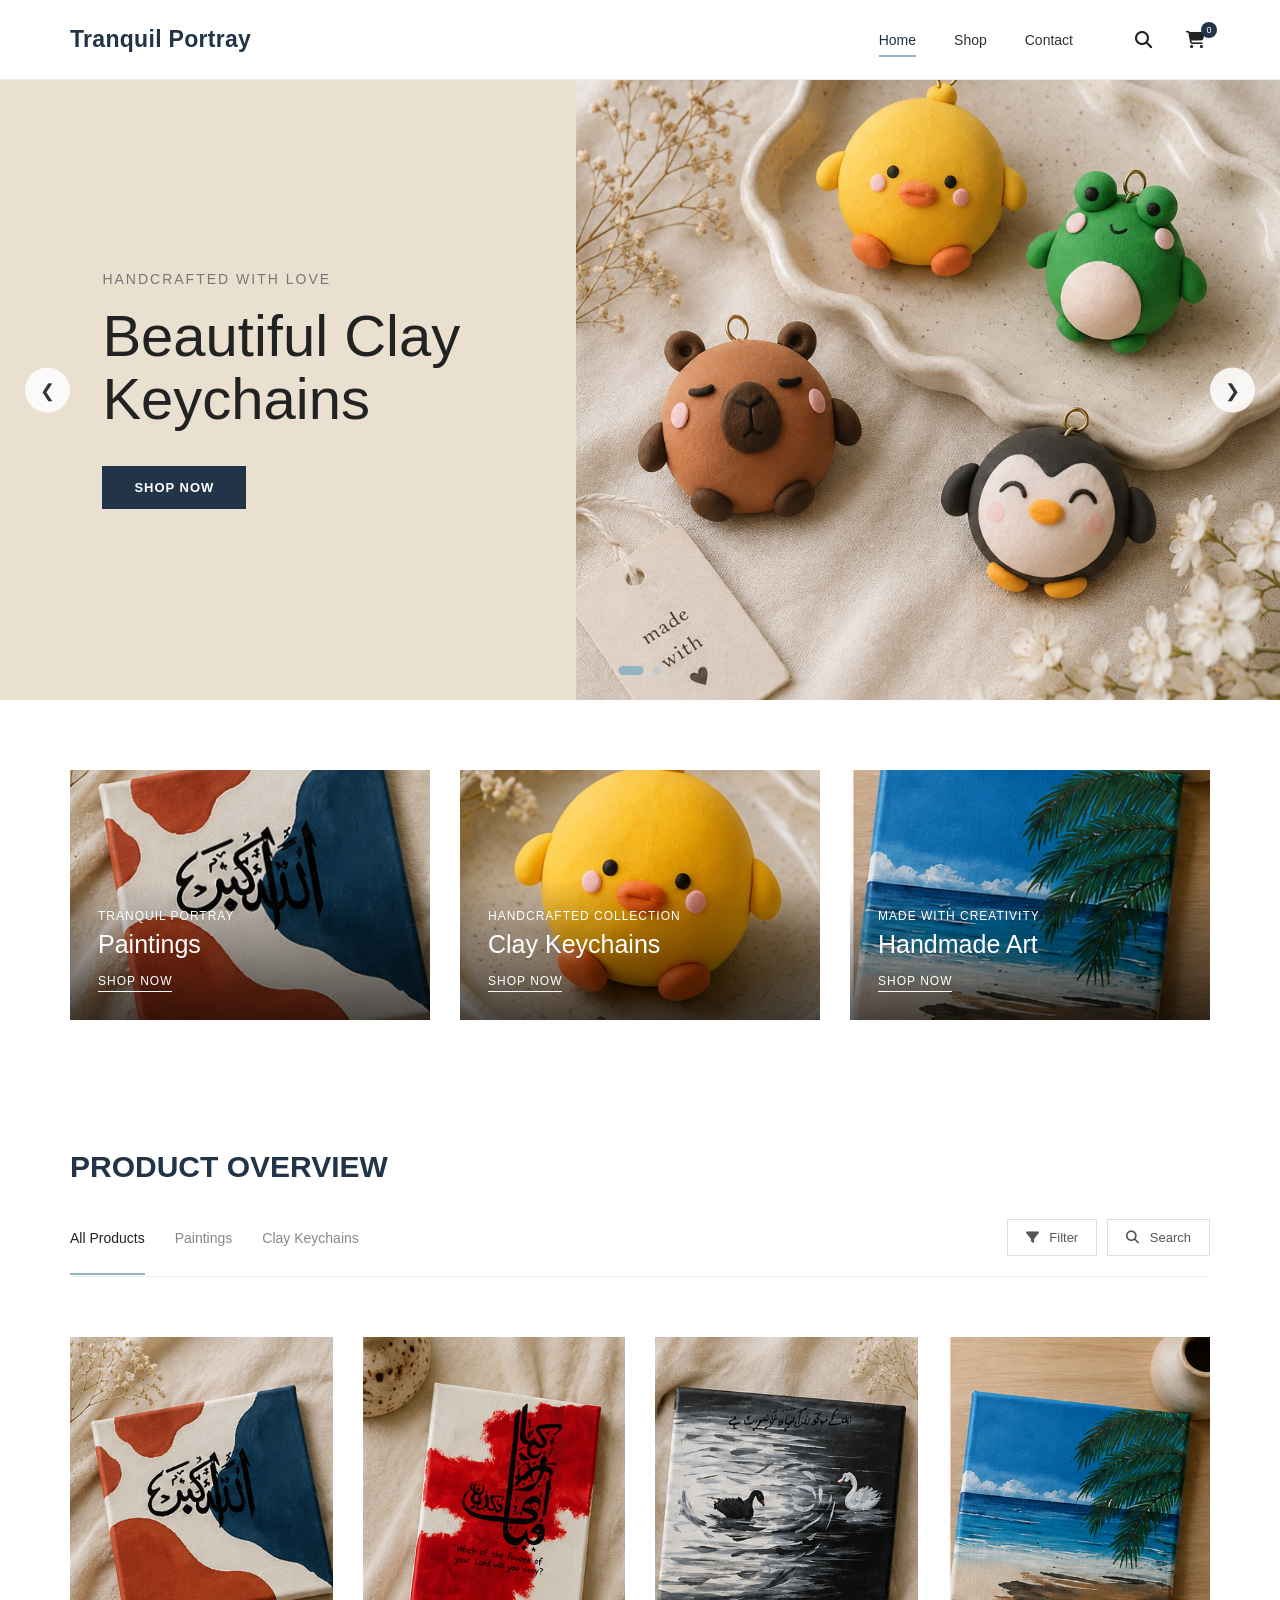
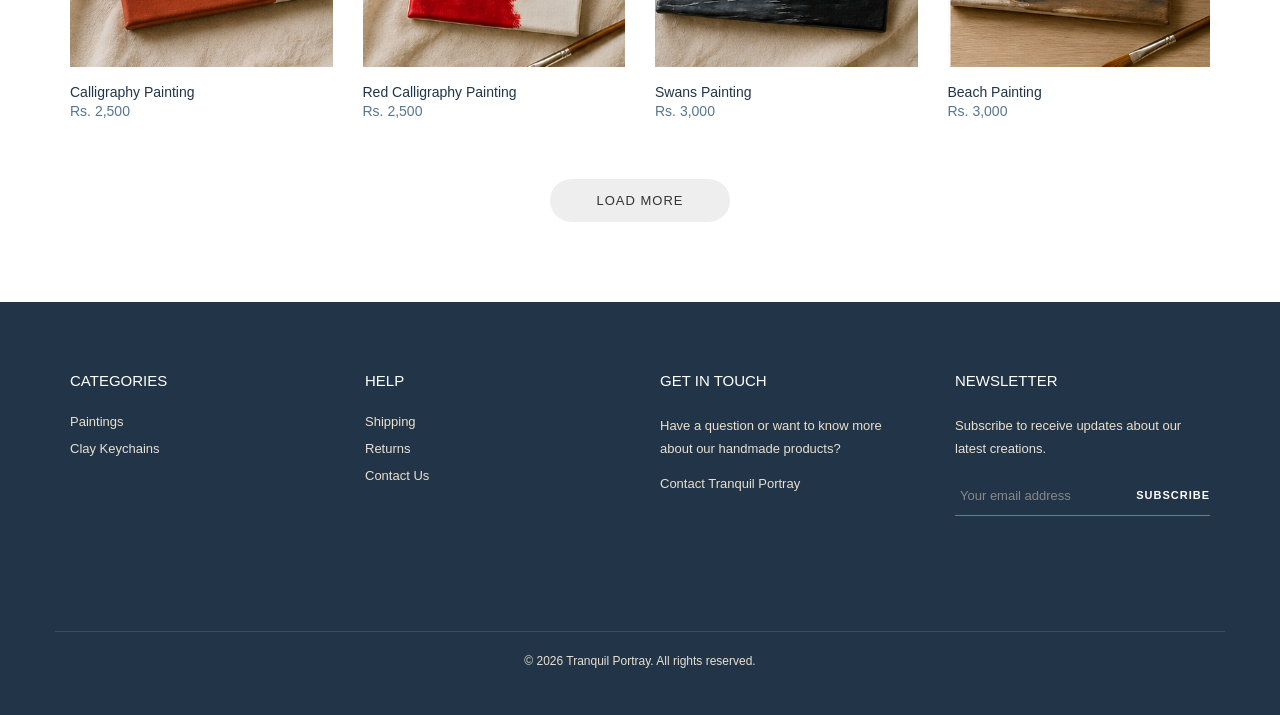
<file: index.html>
<!DOCTYPE html>
<html lang="en">

<head>
    <meta charset="UTF-8">
    <meta name="viewport" content="width=device-width, initial-scale=1.0">

    <title>Tranquil Portray</title>

    <link rel="stylesheet" href="style.css">

    <!-- Font Awesome for icons -->
    <link rel="stylesheet" href="https://cdnjs.cloudflare.com/ajax/libs/font-awesome/6.5.2/css/all.min.css">
</head>

<body>

    <!-- HEADER -->
    <header class="main-header">

        <div class="header-container">

            <!-- Logo -->
            <a href="index.html" class="logo">
                Tranquil Portray
            </a>

            <!-- Navigation -->
            <nav class="main-nav">
                <div class="mobile-menu-header">
                    <span>MENU</span>

                    <button class="mobile-menu-close" aria-label="Close menu">
                        &times;
                    </button>
                </div>
                <a href="index.html" class="active">Home</a>
                <a href="shop.html">Shop</a>
                <a href="contact.html">Contact</a>
            </nav>

            <!-- Header Icons -->
            <div class="header-actions">

                <button class="header-icon" aria-label="Search">
                    <i class="fa-solid fa-magnifying-glass"></i>
                </button>

                <button class="header-icon" aria-label="Shopping cart">
                    <i class="fa-solid fa-cart-shopping"></i>
                    <span class="cart-count">0</span>
                </button>
                <button class="menu-toggle" aria-label="Open menu">
                    <i class="fa-solid fa-bars"></i>
                </button>

            </div>

        </div>

    </header>


    <!-- HERO SLIDER -->
    <section class="hero">

        <!-- Slide 1 -->
        <div class="hero-slide active">

            <div class="hero-content">
                <p class="hero-small-text">Handcrafted with love</p>

                <h1>Beautiful Clay<br>Keychains</h1>

                <a href="shop.html" class="hero-button">
                    Shop Now
                </a>
            </div>

            <div class="hero-image">
                <img src="images/keychains.jpg.png" alt="Handcrafted clay keychains">
            </div>

        </div>


        <!-- Slide 2 -->
        <div class="hero-slide">

            <div class="hero-content">
                <p class="hero-small-text">Art made with meaning</p>

                <h1>Original<br>Paintings</h1>

                <a href="shop.html" class="hero-button">
                    Shop Now
                </a>
            </div>

            <div class="hero-image">
                <img src="images/paintings.jpg.png" alt="Original paintings">
            </div>

        </div>


        <!-- Slider Controls -->
        <button class="hero-arrow hero-prev" aria-label="Previous slide">
            &#10094;
        </button>

        <button class="hero-arrow hero-next" aria-label="Next slide">
            &#10095;
        </button>


        <!-- Slider Dots -->
        <div class="hero-dots">
            <button class="hero-dot active" aria-label="Slide 1"></button>
            <button class="hero-dot" aria-label="Slide 2"></button>
        </div>

    </section>
    <!-- ==============================
     CATEGORIES
============================== -->

    <!-- ==============================
     COLLECTION BANNERS
============================== -->

    <section class="collection-section">
        

        <div class="collection-container">

            <!-- PAINTINGS -->
            <a href="shop.html" class="collection-box">

                <img src="images/painting_calligraphy.png" alt="Tranquil Portray Paintings">

                <div class="collection-content">

                    <span>Tranquil Portray</span>

                    <h2>Paintings</h2>

                    <p>SHOP NOW</p>

                </div>

            </a>


            <!-- CLAY KEYCHAINS -->
            <a href="shop.html" class="collection-box">

                <img src="images/keychain_chick.png" alt="Tranquil Portray Clay Keychains">

                <div class="collection-content">

                    <span>Handcrafted Collection</span>

                    <h2>Clay Keychains</h2>

                    <p>SHOP NOW</p>

                </div>

            </a>


            <!-- HANDMADE ART -->
            <a href="shop.html" class="collection-box">

                <img src="images/painting_beach.png" alt="Tranquil Portray Handmade Art">

                <div class="collection-content">

                    <span>Made with creativity</span>

                    <h2>Handmade Art</h2>

                    <p>SHOP NOW</p>

                </div>

            </a>

        </div>

    </section>
    <!-- ==============================
     PRODUCT OVERVIEW
============================== -->

    <section class="product-overview">

        <div class="product-container">

            <!-- Section Title -->
            <div class="product-heading">

                <h2>Product Overview</h2>

            </div>


            <!-- Product Controls -->
            <div class="product-controls">

                <div class="product-tabs">

                    <button class="product-tab active" data-filter="all">
                        All Products
                    </button>

                    <button class="product-tab" data-filter="painting">
                        Paintings
                    </button>

                    <button class="product-tab" data-filter="keychain">
                        Clay Keychains
                    </button>

                </div>


                <div class="product-tools">

                    <button class="filter-button">
                        <i class="fa-solid fa-filter"></i>
                        Filter
                    </button>

                    <button class="search-button">
                        <i class="fa-solid fa-magnifying-glass"></i>
                        Search
                    </button>

                </div>

            </div>

        </div>

    </section>
    <!-- ==============================
     PRODUCTS
============================== -->

    <section class="products">

        <div class="products-container">


            <!-- PAINTING 1 -->
            <div class="product-card" data-category="painting">

                <div class="product-image">

                    <img src="images/painting_calligraphy.png" alt="Calligraphy Painting">

                    <button class="quick-view">
                        Quick View
                    </button>

                </div>

                <div class="product-info">

                    <h3>Calligraphy Painting</h3>

                    <p class="product-price">Rs. 2,500</p>

                </div>

            </div>


            <!-- PAINTING 2 -->
            <div class="product-card" data-category="painting">

                <div class="product-image">

                    <img src="images/painting_red_calligraphy.png" alt="Red Calligraphy Painting">

                    <button class="quick-view">
                        Quick View
                    </button>

                </div>

                <div class="product-info">

                    <h3>Red Calligraphy Painting</h3>

                    <p class="product-price">Rs. 2,500</p>

                </div>

            </div>


            <!-- PAINTING 3 -->
            <div class="product-card" data-category="painting">

                <div class="product-image">

                    <img src="images/painting_swans.png" alt="Swans Painting">

                    <button class="quick-view">
                        Quick View
                    </button>

                </div>

                <div class="product-info">

                    <h3>Swans Painting</h3>

                    <p class="product-price">Rs. 3,000</p>

                </div>

            </div>


            <!-- PAINTING 4 -->
            <div class="product-card" data-category="painting">

                <div class="product-image">

                    <img src="images/painting_beach.png" alt="Beach Painting">

                    <button class="quick-view">
                        Quick View
                    </button>

                </div>

                <div class="product-info">

                    <h3>Beach Painting</h3>

                    <p class="product-price">Rs. 3,000</p>

                </div>

            </div>


            <!-- KEYCHAIN 1 -->
            <div class="product-card hidden-product" data-category="keychain">

                <div class="product-image">

                    <img src="images/keychain_chick.png" alt="Chick Clay Keychain">

                    <button class="quick-view">
                        Quick View
                    </button>

                </div>

                <div class="product-info">

                    <h3>Chick Clay Keychain</h3>

                    <p class="product-price">Rs. 500</p>

                </div>

            </div>


            <!-- KEYCHAIN 2 -->
            <div class="product-card hidden-product" data-category="keychain">

                <div class="product-image">

                    <img src="images/keychain_frog.png" alt="Frog Clay Keychain">

                    <button class="quick-view">
                        Quick View
                    </button>

                </div>

                <div class="product-info">

                    <h3>Frog Clay Keychain</h3>

                    <p class="product-price">Rs. 500</p>

                </div>

            </div>


            <!-- KEYCHAIN 3 -->
            <div class="product-card hidden-product" data-category="keychain">

                <div class="product-image">

                    <img src="images/keychain_bear.png" alt="Bear Clay Keychain">

                    <button class="quick-view">
                        Quick View
                    </button>

                </div>

                <div class="product-info">

                    <h3>Bear Clay Keychain</h3>

                    <p class="product-price">Rs. 500</p>

                </div>

            </div>


            <!-- KEYCHAIN 4 -->

            <div class="product-card hidden-product" data-category="keychain">

                <div class="product-image">

                    <img src="images/keychain_penguin.png" alt="Penguin Clay Keychain">

                    <button class="quick-view">
                        Quick View
                    </button>

                </div>

                <div class="product-info">

                    <h3>Penguin Clay Keychain</h3>

                    <p class="product-price">Rs. 500</p>

                </div>

            </div>

        </div>


        <!-- LOAD MORE -->

        <div class="load-more-container">

            <button class="load-more">
                LOAD MORE
            </button>

        </div>

    </section>
    <!-- ==============================
     FOOTER
============================== -->

    <footer class="footer">

        <div class="footer-container">

            <!-- Categories -->
            <div class="footer-column">

                <h3>Categories</h3>

                <a href="shop.html">Paintings</a>
                <a href="shop.html">Clay Keychains</a>

            </div>


            <!-- Help -->
            <div class="footer-column">

                <h3>Help</h3>

                <a href="#">Shipping</a>
                <a href="#">Returns</a>
                <a href="contact.html">Contact Us</a>

            </div>


            <!-- Get In Touch -->
            <div class="footer-column">

                <h3>Get In Touch</h3>

                <p>
                    Have a question or want to know more
                    about our handmade products?
                </p>

                <a href="contact.html" class="footer-contact">
                    Contact Tranquil Portray
                </a>

            </div>


            <!-- Newsletter -->
            <div class="footer-column newsletter">

                <h3>Newsletter</h3>

                <p>
                    Subscribe to receive updates about
                    our latest creations.
                </p>

                <form class="newsletter-form">

                    <input type="email" placeholder="Your email address" required>

                    <button type="submit">
                        SUBSCRIBE
                    </button>

                </form>

            </div>

        </div>


        <!-- Copyright -->

        <div class="footer-bottom">

            <p>
                © 2026 Tranquil Portray. All rights reserved.
            </p>

        </div>

    </footer>

    <script src="script.js"></script>

</body>

</html>
</file>
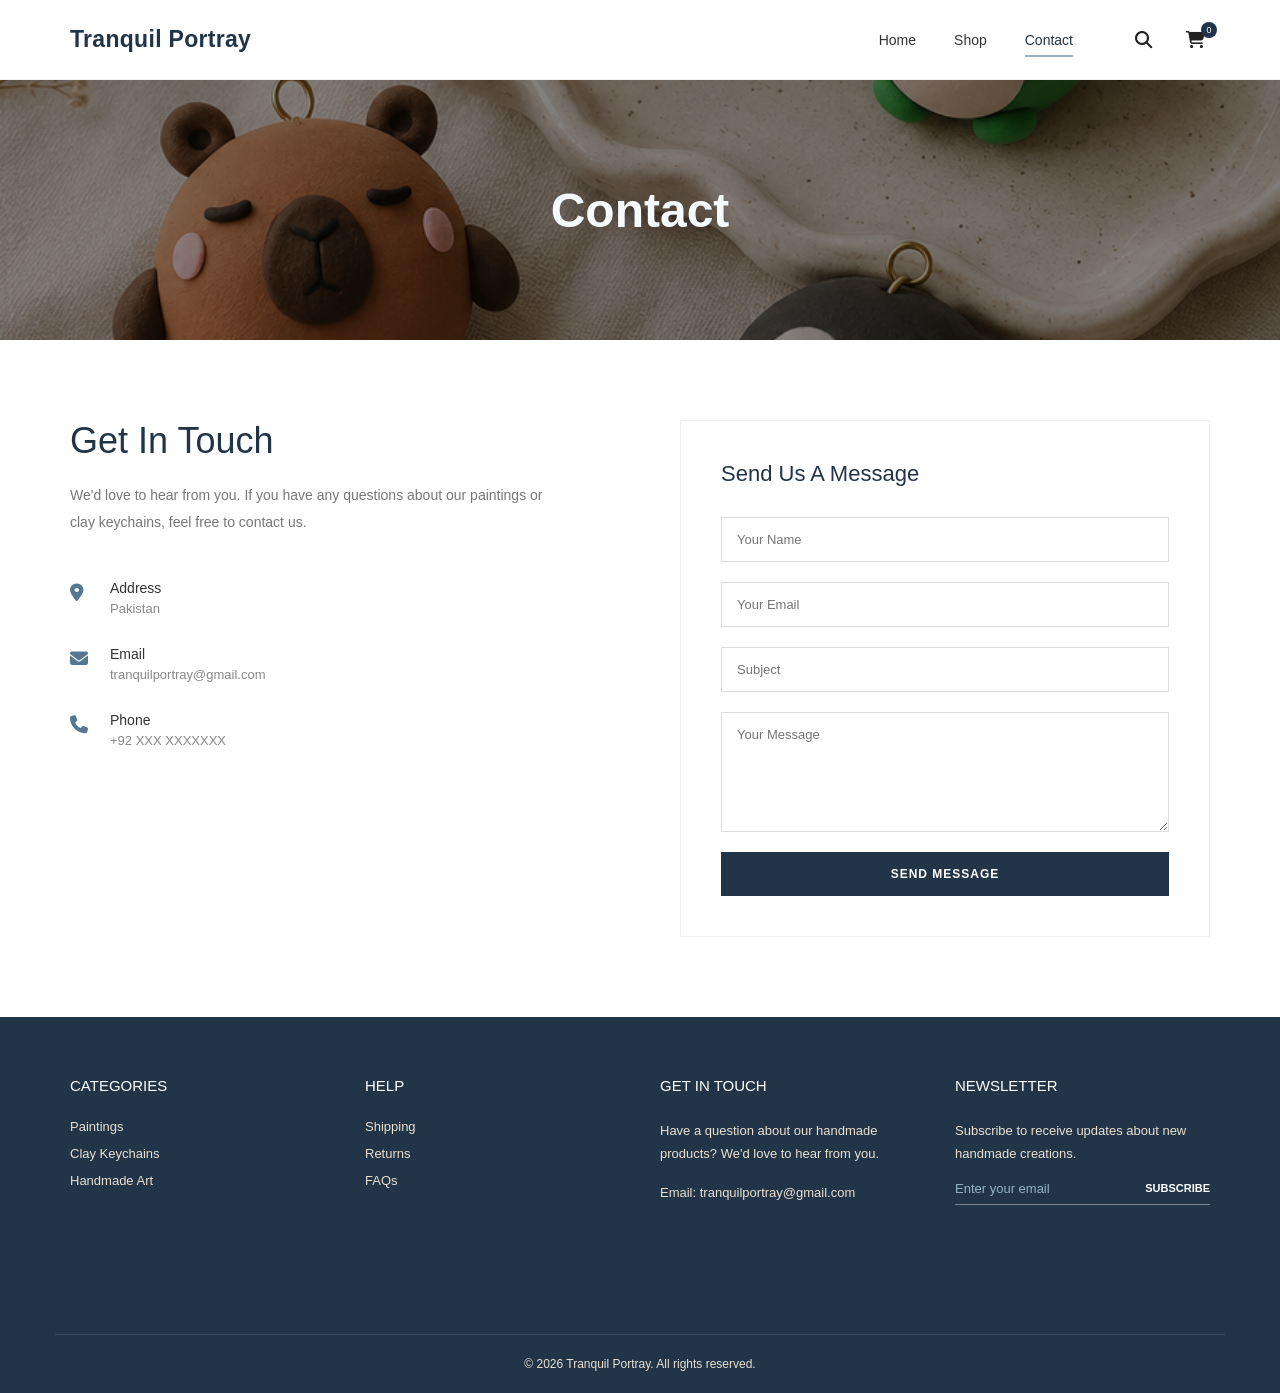
<file: contact.html>
<!DOCTYPE html>
<html lang="en">

<head>

    <meta charset="UTF-8">

    <meta name="viewport" content="width=device-width, initial-scale=1.0">

    <title>Contact | Tranquil Portray</title>

    <link rel="stylesheet" href="style.css">

    <link rel="stylesheet" href="https://cdnjs.cloudflare.com/ajax/libs/font-awesome/6.5.2/css/all.min.css">

</head>


<body>


    <!-- ==============================
         HEADER
    ============================== -->

    <header class="main-header">

        <div class="header-container">

            <a href="index.html" class="logo">
                Tranquil Portray
            </a>


            <nav class="main-nav">

                <a href="index.html">
                    Home
                </a>

                <a href="shop.html">
                    Shop
                </a>

                <a href="contact.html" class="active">
                    Contact
                </a>

            </nav>


            <div class="header-actions">

                <button class="header-icon">

                    <i class="fa-solid fa-magnifying-glass"></i>

                </button>


                <button class="header-icon">

                    <i class="fa-solid fa-cart-shopping"></i>

                    <span class="cart-count">
                        0
                    </span>

                </button>

            </div>

        </div>

    </header>
    <!-- ==============================
     CONTACT PAGE HEADER
============================== -->

    <section class="page-header">

       

        <div  style="background-image: url('images/keychains.jpg.png');">
        </div>

        <div class="page-header-overlay"></div>

        <div class="page-header-content">

            <h1>Contact</h1>

        </div>

    </section>


    <!-- ==============================
         CONTACT
    ============================== -->

    <section class="contact-section">

        <div class="contact-container">


            <!-- CONTACT INFORMATION -->

            <div class="contact-info">

                <h1>
                    Get In Touch
                </h1>

                <p>
                    We'd love to hear from you.
                    If you have any questions about
                    our paintings or clay keychains,
                    feel free to contact us.
                </p>


                <div class="contact-detail">

                    <i class="fa-solid fa-location-dot"></i>

                    <div>

                        <h3>Address</h3>

                        <p>
                            Pakistan
                        </p>

                    </div>

                </div>


                <div class="contact-detail">

                    <i class="fa-solid fa-envelope"></i>

                    <div>

                        <h3>Email</h3>

                        <p>
                            tranquilportray@gmail.com
                        </p>

                    </div>

                </div>


                <div class="contact-detail">

                    <i class="fa-solid fa-phone"></i>

                    <div>

                        <h3>Phone</h3>

                        <p>
                            +92 XXX XXXXXXX
                        </p>

                    </div>

                </div>

            </div>


            <!-- CONTACT FORM -->

            <div class="contact-form">

                <h2>
                    Send Us A Message
                </h2>


                <form id="contactForm">

                    <input type="text" placeholder="Your Name" required>


                    <input type="email" placeholder="Your Email" required>


                    <input type="text" placeholder="Subject">


                    <textarea placeholder="Your Message" rows="6" required></textarea>


                    <button type="submit">
                        SEND MESSAGE
                    </button>

                </form>

            </div>

        </div>

    </section>


    <!-- ==============================
         FOOTER
    ============================== -->

    <footer class="main-footer">

        <div class="footer-container">


            <div class="footer-column">

                <h3>Categories</h3>

                <a href="shop.html">
                    Paintings
                </a>

                <a href="shop.html">
                    Clay Keychains
                </a>

                <a href="shop.html">
                    Handmade Art
                </a>

            </div>


            <div class="footer-column">

                <h3>Help</h3>

                <a href="#">
                    Shipping
                </a>

                <a href="#">
                    Returns
                </a>

                <a href="#">
                    FAQs
                </a>

            </div>


            <div class="footer-column">

                <h3>Get In Touch</h3>

                <p>
                    Have a question about our handmade
                    products? We'd love to hear from you.
                </p>

                <p>
                    Email: tranquilportray@gmail.com
                </p>

            </div>


            <div class="footer-column">

                <h3>Newsletter</h3>

                <p>
                    Subscribe to receive updates about
                    new handmade creations.
                </p>

                <div class="footer-newsletter">

                    <input type="email" placeholder="Enter your email">

                    <button>
                        SUBSCRIBE
                    </button>

                </div>

            </div>

        </div>


        <div class="footer-bottom">

            <p>
                © 2026 Tranquil Portray.
                All rights reserved.
            </p>

        </div>

    </footer>
    
    <script>
    const contactForm = document.getElementById("contactForm");

    contactForm.addEventListener("submit", function(event) {

        event.preventDefault();

        alert("Thank you! Your message has been sent.");

        contactForm.reset();

    });
</script>


</body>

</html>
</file>
<file: style.css>
/* ==============================
   RESET
============================== */

* {
    margin: 0;
    padding: 0;
    box-sizing: border-box;
}

html {
    scroll-behavior: smooth;
}

body {
    font-family: Arial, Helvetica, sans-serif;
    background: #ffffff;
    color: #222222;
}

a {
    text-decoration: none;
}


/* ==============================
   HEADER
============================== */

.main-header {
    width: 100%;
    height: 80px;
    background: #ffffff;
    border-bottom: 1px solid #eeeeee;

    position: relative;
    z-index: 100;
}


/* ==============================
   HEADER CONTAINER
============================== */

.header-container {
    max-width: 1170px;
    height: 100%;
    margin: 0 auto;
    padding: 0 15px;

    display: flex;
    align-items: center;
    justify-content: space-between;
}


/* ==============================
   LOGO
============================== */

.logo {
    color: #213448;

    font-size: 23px;
    font-weight: 700;

    letter-spacing: 0.3px;

    white-space: nowrap;
}


/* ==============================
   NAVIGATION
============================== */

.main-nav {
    display: flex;
    align-items: center;

    margin-left: auto;
    margin-right: 55px;

    gap: 38px;
}

.main-nav a {
    position: relative;

    color: #333333;

    font-size: 14px;
    font-weight: 500;

    padding: 30px 0;

    transition: all 0.3s ease;
}

.main-nav a:hover {
    color: #213448;
}

.main-nav a.active {
    color: #213448;
}


/* Active navigation indicator */

.main-nav a.active::after {
    content: "";

    position: absolute;

    left: 0;
    right: 0;
    bottom: 21px;

    width: 100%;
    height: 2px;

    margin: auto;

    background: #94B4C1;
}


/* ==============================
   HEADER ACTIONS
============================== */

.header-actions {
    display: flex;
    align-items: center;
    gap: 22px;
}


/* ==============================
   ICON BUTTON
============================== */

.header-icon {
    position: relative;

    width: 30px;
    height: 40px;

    border: none;
    outline: none;

    background: transparent;

    color: #222222;

    font-size: 17px;

    cursor: pointer;

    display: flex;
    align-items: center;
    justify-content: center;

    transition: color 0.3s ease;
}

.header-icon:hover {
    color: #213448;
}


/* ==============================
   CART NUMBER
============================== */

.cart-count {
    position: absolute;

    top: 2px;
    right: -7px;

    min-width: 16px;
    height: 16px;

    padding: 0 4px;

    border-radius: 50%;

    background: #213448;
    color: #ffffff;

    font-size: 9px;
    line-height: 16px;

    text-align: center;
}


/* ==============================
   TABLET
============================== */

@media (max-width: 850px) {

    .main-nav {
        margin-right: 25px;
        gap: 25px;
    }

    .header-container {
        padding: 0 20px;
    }

}


/* ==============================
   MOBILE
============================== */

@media (max-width: 650px) {

    .main-header {
        height: auto;
    }

    .header-container {
        min-height: 75px;

        flex-wrap: wrap;

        padding: 15px 20px;
    }

    .logo {
        font-size: 20px;
    }

    .header-actions {
        margin-left: auto;
    }

    .main-nav {
        order: 3;

        width: 100%;

        margin: 0;

        padding: 12px 0 5px;

        justify-content: center;

        gap: 30px;
    }

    .main-nav a {
        padding: 5px 0;

        font-size: 13px;
    }

    .main-nav a.active::after {
        bottom: -2px;
    }

}


/* ==============================
   SMALL MOBILE
============================== */

@media (max-width: 400px) {

    .main-nav {
        gap: 20px;
    }

    .main-nav a {
        font-size: 12px;
    }

}

/* =================================
   HERO SLIDER
================================= */

.hero {
    position: relative;
    width: 100%;
    height: 620px;
    overflow: hidden;
    background: #EAE0CF;
}


/* =================================
   HERO SLIDE
================================= */

.hero-slide {
    position: absolute;
    inset: 0;

    display: flex;
    align-items: center;

    opacity: 0;
    visibility: hidden;

    transition:
        opacity 0.8s ease,
        visibility 0.8s ease;
}

.hero-slide.active {
    opacity: 1;
    visibility: visible;
}


/* =================================
   HERO TEXT
================================= */

.hero-content {
    width: 45%;
    padding-left: 8%;

    position: relative;
    z-index: 2;
}

.hero-small-text {
    margin-bottom: 18px;

    font-size: 14px;
    font-weight: 500;

    letter-spacing: 2px;
    text-transform: uppercase;

    color: #777;
}

.hero-content h1 {
    margin-bottom: 35px;

    font-size: 58px;
    line-height: 1.08;

    font-weight: 500;

    color: #222;
}


/* =================================
   SHOP BUTTON
================================= */

.hero-button {
    display: inline-block;

    padding: 14px 32px;

    background: #213448;
    color: #ffffff;

    font-size: 13px;
    font-weight: 600;

    letter-spacing: 1px;
    text-transform: uppercase;

    transition: all 0.3s ease;
}

.hero-button:hover {
    background: #547792;
    transform: translateY(-2px);
}


/* =================================
   HERO IMAGE
================================= */

.hero-image {
    width: 55%;
    height: 100%;

    display: flex;
    align-items: center;
    justify-content: center;

    overflow: hidden;
}

.hero-image img {
    width: 100%;
    height: 100%;

    object-fit: cover;

    display: block;

    transition: transform 1.2s ease;
}

.hero-slide.active .hero-image img {
    transform: scale(1);
}


/* =================================
   ARROWS
================================= */

.hero-arrow {
    position: absolute;

    top: 50%;
    transform: translateY(-50%);

    width: 45px;
    height: 45px;

    border: none;
    border-radius: 50%;

    background: rgba(255, 255, 255, 0.85);
    color: #333;

    font-size: 18px;

    cursor: pointer;

    z-index: 5;

    transition: all 0.3s ease;
}

.hero-arrow:hover {
    background: #213448;
    color: #ffffff;
}

.hero-prev {
    left: 25px;
}

.hero-next {
    right: 25px;
}


/* =================================
   SLIDER DOTS
================================= */

.hero-dots {
    position: absolute;

    bottom: 25px;
    left: 50%;

    transform: translateX(-50%);

    display: flex;
    gap: 9px;

    z-index: 5;
}

.hero-dot {
    width: 9px;
    height: 9px;

    padding: 0;

    border: none;
    border-radius: 50%;

    background: #c8c8c8;

    cursor: pointer;

    transition: all 0.3s ease;
}

.hero-dot.active {
    width: 25px;
    border-radius: 10px;
    background: #94B4C1;
}


/* =================================
   TABLET
================================= */

@media (max-width: 900px) {

    .hero {
        height: 560px;
    }

    .hero-content {
        padding-left: 6%;
    }

    .hero-content h1 {
        font-size: 45px;
    }
}


/* =================================
   MOBILE
================================= */

@media (max-width: 650px) {

    .hero {
        height: auto;
        min-height: 700px;
    }

    .hero-slide {
        flex-direction: column;

        justify-content: flex-start;
    }

    .hero-content {
        width: 100%;

        padding: 55px 25px 30px;

        text-align: center;
    }

    .hero-content h1 {
        font-size: 38px;
    }

    .hero-image {
        width: 100%;
        height: 400px;
    }

    .hero-arrow {
        width: 38px;
        height: 38px;
    }

    .hero-prev {
        left: 12px;
    }

    .hero-next {
        right: 12px;
    }
}

/* ==============================
   COLLECTION SECTION
============================== */

.collection-section {
    width: 100%;
    padding: 70px 0;
    background: #ffffff;
}

.collection-container {
    max-width: 1170px;
    margin: 0 auto;
    padding: 0 15px;

    display: grid;
    grid-template-columns: repeat(3, 1fr);
    gap: 30px;
}


/* ==============================
   COLLECTION BOX
============================== */

.collection-box {
    position: relative;

    height: 250px;

    overflow: hidden;

    background: #94B4C1;
}

.collection-box img {
    width: 100%;
    height: 100%;

    object-fit: cover;

    display: block;

    transition: transform 0.6s ease;
}


/* ==============================
   SIMPLE HOVER
============================== */

.collection-box:hover img {
    transform: scale(1.05);
}


/* ==============================
   COLLECTION CONTENT
============================== */


.collection-content {
    position: absolute;
    left: 0;
    bottom: 0;
    width: 100%;
    padding: 28px;
    color: #ffffff;
    background: linear-gradient(transparent,
            rgba(0, 0, 0, 0.65));
}

.collection-content span {
    display: block;
    margin-bottom: 7px;
    font-size: 12px;
    font-weight: 400;
    letter-spacing: 1px;
    text-transform: uppercase;
}

.collection-content h2 {
    margin-bottom: 12px;
    font-size: 25px;
    font-weight: 500;
}

.collection-content p {
    display: inline-block;
    margin: 0;
    padding-bottom: 3px;
    border-bottom: 1px solid #ffffff;
    font-size: 12px;
    font-weight: 500;
    letter-spacing: 1px;
}


/* ==============================
   TABLET
============================== */

@media (max-width: 850px) {

    .collection-container {
        grid-template-columns: repeat(2, 1fr);
    }

    .collection-box:last-child {
        grid-column: 1 / -1;
    }

}


/* ==============================
   MOBILE
============================== */

@media (max-width: 600px) {

    .collection-section {
        padding: 50px 0;
    }

    .collection-container {
        grid-template-columns: 1fr;
        gap: 20px;
    }

    .collection-box {
        height: 280px;
    }

}

/* ==============================
   RESPONSIVE
============================== */

@media (max-width: 850px) {

    .collection-container {
        grid-template-columns: repeat(2, 1fr);
    }

    .collection-box:last-child {
        grid-column: 1 / -1;
    }

}


@media (max-width: 600px) {

    .collection-section {
        padding: 50px 0;
    }

    .collection-container {
        grid-template-columns: 1fr;
        gap: 20px;
    }

    .collection-box {
        height: 280px;
    }

}

/* ==============================
   PRODUCT OVERVIEW
============================== */

.product-overview {
    width: 100%;
    padding: 60px 0 35px;
    background: #ffffff;
}

.product-container {
    max-width: 1170px;
    margin: 0 auto;
    padding: 0 15px;
}


/* ==============================
   TITLE
============================== */

.product-heading {
    margin-bottom: 35px;
}

.product-heading h2 {
    color: #213448;

    font-size: 30px;
    font-weight: 600;

    text-transform: uppercase;
}


/* ==============================
   PRODUCT CONTROLS
============================== */

.product-controls {
    display: flex;
    align-items: center;
    justify-content: space-between;

    border-bottom: 1px solid #eeeeee;

    padding-bottom: 20px;
}


/* ==============================
   PRODUCT TABS
============================== */

.product-tabs {
    display: flex;
    align-items: center;
    gap: 30px;
}

.product-tab {
    position: relative;

    border: none;
    background: transparent;

    padding: 8px 0;

    color: #888888;

    font-size: 14px;

    cursor: pointer;

    transition: color 0.3s ease;
}

.product-tab:hover {
    color: #222222;
}

.product-tab.active {
    color: #222222;
}

.product-tab.active::after {
    content: "";

    position: absolute;

    left: 0;
    bottom: -21px;

    width: 100%;
    height: 2px;

    background: #94B4C1;
}


/* ==============================
   TOOLS
============================== */

.product-tools {
    display: flex;
    gap: 10px;
}

.filter-button,
.search-button {
    padding: 10px 18px;

    border: 1px solid #dddddd;

    background: #ffffff;

    color: #555555;

    font-size: 13px;

    cursor: pointer;

    transition: all 0.3s ease;
}

.filter-button i,
.search-button i {
    margin-right: 7px;
}

.filter-button:hover,
.search-button:hover {
    border-color: #213448;
    color: #213448;
}


/* ==============================
   RESPONSIVE
============================== */

@media (max-width: 700px) {

    .product-overview {
        padding-top: 45px;
    }

    .product-controls {
        flex-direction: column;
        align-items: flex-start;
        gap: 25px;
    }

    .product-tabs {
        gap: 20px;
        flex-wrap: wrap;
    }

    .product-tab.active::after {
        bottom: -5px;
    }

    .product-tools {
        width: 100%;
    }

}

/* ==============================
   PRODUCTS
============================== */

.products {
    width: 100%;
    padding: 25px 0 80px;
    background: #ffffff;
}

.products-container {
    max-width: 1170px;
    margin: 0 auto;
    padding: 0 15px;

    display: grid;
    grid-template-columns: repeat(4, 1fr);
    column-gap: 30px;
    row-gap: 45px;
}


/* ==============================
   PRODUCT IMAGE
============================== */

.product-image {
    position: relative;

    width: 100%;
    height: 330px;

    overflow: hidden;

    background: #f7f7f7;
}

.product-image img {
    width: 100%;
    height: 100%;

    object-fit: cover;

    display: block;

    transition: transform 0.5s ease;
}

.product-card:hover .product-image img {
    transform: scale(1.05);
}


/* ==============================
   QUICK VIEW
============================== */

.quick-view {
    position: absolute;

    left: 50%;
    bottom: -45px;

    transform: translateX(-50%);

    padding: 11px 22px;

    border: none;
    border-radius: 20px;

    background: #ffffff;
    color: #333333;

    font-size: 12px;

    cursor: pointer;

    transition: all 0.4s ease;
}

.product-card:hover .quick-view {
    bottom: 15px;
}


/* ==============================
   PRODUCT INFO
============================== */

.product-info {
    padding-top: 15px;
}

.product-info h3 {
    margin-bottom: 7px;

    color: #333333;

    font-size: 14px;
    font-weight: 400;

    line-height: 1.5;
}

.product-price {
    color: #999999;

    font-size: 14px;
}


/* ==============================
   LOAD MORE
============================== */

.load-more-container {
    display: flex;
    justify-content: center;

    margin-top: 60px;
}

.load-more {
    min-width: 180px;

    padding: 14px 30px;

    border: none;
    border-radius: 25px;

    background: #eeeeee;
    color: #333333;

    font-size: 13px;
    font-weight: 500;

    letter-spacing: 1px;

    cursor: pointer;

    transition: all 0.3s ease;
}

.load-more:hover {
    background: #213448;
    color: #ffffff;
}


/* ==============================
   TABLET
============================== */

@media (max-width: 900px) {

    .products-container {
        grid-template-columns: repeat(2, 1fr);
        gap: 35px 20px;
    }

}


/* ==============================
   MOBILE
============================== */

@media (max-width: 550px) {

    .products {
        padding-bottom: 60px;
    }

    .products-container {
        grid-template-columns: 1fr;
        gap: 35px;
    }

    .product-image {
        height: 360px;
    }

}

.hidden-product {
    display: none;
}

/* ==============================
   FOOTER
============================== */

.footer {
    width: 100%;

    padding: 70px 0 25px;

    background: #213448;
    color: #ffffff;
}

.footer-container {
    max-width: 1170px;

    margin: 0 auto;
    padding: 0 15px;

    display: grid;

    grid-template-columns:
        1fr 1fr 1.5fr 1.5fr;

    gap: 45px;
}


/* Footer columns */

.footer-column h3 {
    margin-bottom: 25px;

    font-size: 15px;

    font-weight: 600;

    text-transform: uppercase;
}

.footer-column a {
    display: block;

    margin-bottom: 13px;

    color: #aaaaaa;

    font-size: 13px;

    transition: color 0.3s ease;
}

.footer-column a:hover {
    color: #ffffff;
}

.footer-column p {
    max-width: 280px;

    margin-bottom: 20px;

    color: #aaaaaa;

    font-size: 13px;

    line-height: 1.8;
}


/* Newsletter */

.newsletter-form {
    display: flex;

    max-width: 300px;

    border-bottom: 1px solid #777777;
}

.newsletter-form input {
    width: 100%;

    padding: 12px 5px;

    border: none;
    outline: none;

    background: transparent;

    color: #ffffff;

    font-size: 13px;
}

.newsletter-form input::placeholder {
    color: #888888;
}

.newsletter-form button {
    border: none;

    background: transparent;

    color: #ffffff;

    font-size: 11px;

    font-weight: 600;

    cursor: pointer;

    letter-spacing: 1px;
}


/* Footer bottom */

.footer-bottom {
    max-width: 1170px;

    margin: 60px auto 0;

    padding: 25px 15px 0;

    border-top: 1px solid #444444;

    text-align: center;
}

.footer-bottom p {
    color: #888888;

    font-size: 12px;
}


/* Responsive */

@media (max-width: 800px) {

    .footer-container {
        grid-template-columns: repeat(2, 1fr);

        gap: 40px 25px;
    }

}

@media (max-width: 500px) {

    .footer {
        padding-top: 50px;
    }

    .footer-container {
        grid-template-columns: 1fr;
    }

}

/* ==============================
   SHOP CONTENT
============================== */

.shop-content {
    width: 100%;
    padding: 55px 0 20px;
    background: #ffffff;
}

.shop-container {
    max-width: 1170px;
    margin: 0 auto;
    padding: 0 15px;
}


/* ==============================
   SHOP TITLE
============================== */

.shop-title {
    margin-bottom: 45px;
}

.shop-title h1 {
    margin: 0;

    color: #213448;

    font-size: 32px;
    font-weight: 500;
}


/* ==============================
   SHOP FILTER
============================== */

.shop-filter {
    display: flex;

    align-items: center;
    justify-content: space-between;

    padding-bottom: 20px;

    border-bottom: 1px solid #eeeeee;
}


/* Categories */

.shop-categories {
    display: flex;

    align-items: center;

    gap: 30px;
}

.shop-category {
    position: relative;

    padding: 8px 0;

    border: none;

    background: transparent;

    color: #888888;

    font-size: 14px;

    cursor: pointer;

    transition: color 0.3s ease;
}

.shop-category:hover {
    color: #222222;
}

.shop-category.active {
    color: #222222;
}

.shop-category.active::after {
    content: "";

    position: absolute;

    left: 0;
    bottom: -21px;

    width: 100%;
    height: 2px;

    background: #94B4C1;
}


/* ==============================
   SHOP ACTIONS
============================== */

.shop-actions {
    display: flex;

    gap: 10px;
}

.shop-action {
    padding: 10px 18px;

    border: 1px solid #dddddd;

    background: #ffffff;

    color: #555555;

    font-size: 13px;

    cursor: pointer;

    transition: all 0.3s ease;
}

.shop-action i {
    margin-right: 7px;
}

.shop-action:hover {
    border-color: #213448;

    color: #213448;
}


/* ==============================
   MOBILE
============================== */

@media (max-width: 700px) {

    .shop-filter {
        flex-direction: column;

        align-items: flex-start;

        gap: 25px;
    }

    .shop-categories {
        flex-wrap: wrap;

        gap: 20px;
    }

    .shop-category.active::after {
        bottom: -5px;
    }

}

/* ==============================
   SHOP PRODUCTS
============================== */

.shop-products {
    width: 100%;
    padding: 35px 0 80px;
    background: #ffffff;
}

.shop-products-container {
    max-width: 1170px;
    margin: 0 auto;
    padding: 0 15px;

    display: grid;
    grid-template-columns: repeat(4, 1fr);

    column-gap: 30px;
    row-gap: 45px;
}


/* PRODUCT IMAGE */

.shop-product-image {
    position: relative;

    width: 100%;
    height: 330px;

    overflow: hidden;

    background: #f7f7f7;
}

.shop-product-image img {
    width: 100%;
    height: 100%;

    object-fit: cover;
    display: block;

    transition: transform 0.5s ease;
}

.shop-product-card:hover .shop-product-image img {
    transform: scale(1.05);
}


/* QUICK VIEW */

.shop-quick-view {
    position: absolute;

    left: 50%;
    bottom: -45px;

    transform: translateX(-50%);

    padding: 11px 24px;

    border: none;
    border-radius: 20px;

    background: #ffffff;
    color: #333333;

    font-size: 12px;

    cursor: pointer;

    transition: bottom 0.4s ease;
}

.shop-product-card:hover .shop-quick-view {
    bottom: 15px;
}


/* PRODUCT INFORMATION */

.shop-product-info {
    padding-top: 15px;
}

.shop-product-info h3 {
    margin: 0 0 7px;

    color: #333333;

    font-size: 14px;
    font-weight: 400;
}

.shop-product-info p {
    margin: 0;

    color: #999999;

    font-size: 14px;
}


/* RESPONSIVE */

@media (max-width: 900px) {

    .shop-products-container {
        grid-template-columns: repeat(2, 1fr);
        gap: 35px 20px;
    }

}

@media (max-width: 550px) {

    .shop-products-container {
        grid-template-columns: 1fr;
    }

    .shop-product-image {
        height: 360px;
    }

}

/* ==============================
   NAVY BLUE FOOTER
============================== */

.main-footer {
    width: 100%;
    background: #213448;
    color: #ffffff;
    padding-top: 60px;
}


/* FOOTER CONTAINER */

.footer-container {
    max-width: 1170px;
    margin: 0 auto;
    padding: 0 15px 55px;

    display: grid;
    grid-template-columns: repeat(4, 1fr);

    gap: 40px;
}


/* FOOTER HEADINGS */

.footer-column h3 {
    margin: 0 0 25px;

    color: #ffffff;

    font-size: 15px;
    font-weight: 500;

    text-transform: uppercase;
}


/* FOOTER LINKS */

.footer-column a {
    display: block;

    margin-bottom: 12px;

    color: #EAE0CF;

    font-size: 13px;

    text-decoration: none;

    transition: color 0.3s ease;
}

.footer-column a:hover {
    color: #ffffff;
}


/* FOOTER TEXT */

.footer-column p {
    margin: 0 0 15px;

    color: #EAE0CF;

    font-size: 13px;

    line-height: 1.8;
}


/* NEWSLETTER */

.footer-newsletter {
    display: flex;

    border-bottom: 1px solid rgba(255, 255, 255, 0.4);

    padding-bottom: 8px;
}

.footer-newsletter input {
    width: 100%;

    border: none;
    outline: none;

    background: transparent;

    color: #ffffff;

    font-size: 13px;
}

.footer-newsletter input::placeholder {
    color: #94B4C1;
}

.footer-newsletter button {
    border: none;

    background: transparent;

    color: #ffffff;

    font-size: 11px;
    font-weight: 600;

    cursor: pointer;
}


/* COPYRIGHT */

.footer-bottom {
    border-top: 1px solid rgba(255, 255, 255, 0.12);

    padding: 22px 15px;

    text-align: center;
}

.footer-bottom p {
    margin: 0;

    color: #EAE0CF;

    font-size: 12px;
}


/* ==============================
   FOOTER RESPONSIVE
============================== */

@media (max-width: 800px) {

    .footer-container {
        grid-template-columns: repeat(2, 1fr);
    }

}

@media (max-width: 500px) {

    .footer-container {
        grid-template-columns: 1fr;
    }

    .main-footer {
        padding-top: 45px;
    }
}

/* ==============================
   CONTACT PAGE
============================== */

.contact-section {
    width: 100%;
    padding: 80px 0;
    background: #ffffff;
}

.contact-container {
    max-width: 1170px;
    margin: 0 auto;
    padding: 0 15px;

    display: grid;
    grid-template-columns: 1fr 1fr;
    gap: 80px;
}


/* ==============================
   CONTACT INFORMATION
============================== */

.contact-info h1 {
    margin: 0 0 20px;

    color: #213448;

    font-size: 36px;
    font-weight: 500;
}

.contact-info>p {
    max-width: 480px;

    margin-bottom: 45px;

    color: #777777;

    font-size: 14px;
    line-height: 1.9;
}


/* Contact details */

.contact-detail {
    display: flex;
    align-items: flex-start;

    margin-bottom: 30px;
}

.contact-detail>i {
    width: 40px;

    margin-top: 4px;

    color: #547792;

    font-size: 18px;
}

.contact-detail h3 {
    margin: 0 0 5px;

    color: #333333;

    font-size: 14px;
    font-weight: 500;
}

.contact-detail p {
    margin: 0;

    color: #888888;

    font-size: 13px;
}


/* ==============================
   CONTACT FORM
============================== */

.contact-form {
    padding: 40px;

    border: 1px solid #eeeeee;

    background: #ffffff;
}

.contact-form h2 {
    margin: 0 0 30px;

    color: #213448;

    font-size: 22px;
    font-weight: 500;
}

.contact-form form {
    display: flex;
    flex-direction: column;
}

.contact-form input,
.contact-form textarea {
    width: 100%;
    box-sizing: border-box;

    margin-bottom: 20px;
    padding: 14px 15px;

    border: 1px solid #dddddd;
    outline: none;

    background: #ffffff;

    color: #333333;

    font-family: inherit;
    font-size: 13px;

    transition: border-color 0.3s ease;
}

.contact-form input:focus,
.contact-form textarea:focus {
    border-color: #547792;
}

.contact-form textarea {
    resize: vertical;
}

.contact-form button {
    width: 100%;

    padding: 15px;

    border: none;

    background: #213448;
    color: #ffffff;

    font-size: 12px;
    font-weight: 600;

    letter-spacing: 1px;

    cursor: pointer;

    transition: background 0.3s ease;
}

.contact-form button:hover {
    background: #0b1e3d;
}


/* ==============================
   CONTACT RESPONSIVE
============================== */

@media (max-width: 800px) {

    .contact-container {
        grid-template-columns: 1fr;

        gap: 50px;
    }

}

@media (max-width: 500px) {

    .contact-section {
        padding: 55px 0;
    }

    .contact-form {
        padding: 25px;
    }

    .contact-info h1 {
        font-size: 30px;
    }

}


/* ==============================
   CONTACT PAGE HEADER
============================== */

.page-header {
    position: relative;

    width: 100%;
    height: 260px;

    overflow: hidden;

    display: flex;
    align-items: center;
    justify-content: center;


    background-image: url("images/keychains.jpg.png");
    background-size: cover;
    background-position: center;
}



/* BACKGROUND SLIDES */

/* .page-header-slide {
    position: absolute;

    inset: 0;

    background-size: cover;
    background-position: center;

    opacity: 0;

    transition: opacity 1s ease-in-out;
} */




/* DARK OVERLAY */

.page-header-overlay {
    position: absolute;

    inset: 0;

    background: rgba(0, 0, 0, 0.45);

    z-index: 2;
}


/* CONTACT TEXT */

.page-header-content {
    position: relative;

    z-index: 3;

    text-align: center;
}

.page-header-content h1 {
   
    font-size: 48px;
    font-weight: 700;
    color: #f5faff;
    margin: 0;
    text-align: center;
}


/* ==============================
   QUICK VIEW MODAL
============================== */

.quick-view-modal {
    position: fixed;

    inset: 0;

    z-index: 9999;

    display: none;

    align-items: center;
    justify-content: center;

    background: rgba(0, 0, 0, 0.55);

    padding: 20px;
}

.quick-view-modal.show {
    display: flex;
}

.quick-view-box {
    position: relative;

    width: 800px;
    max-width: 100%;

    display: grid;
    grid-template-columns: 1fr 1fr;

    background: #ffffff;
}

.quick-view-image {
    height: 500px;
}

.quick-view-image img {
    width: 100%;
    height: 100%;

    display: block;

    object-fit: cover;
}

.quick-view-details {
    display: flex;

    flex-direction: column;
    justify-content: center;

    padding: 45px;
}

.quick-view-details h2 {
    margin: 0 0 15px;

    color: #333333;

    font-size: 24px;
    font-weight: 500;
}

.quick-view-details p {
    margin: 0 0 35px;

    color: #888888;

    font-size: 16px;
}

.quick-view-cart {
    width: 180px;

    padding: 14px;

    border: none;

    background: #213448;
    color: #ffffff;

    font-size: 12px;
    font-weight: 600;

    cursor: pointer;
}

.quick-view-close {
    position: absolute;

    top: 15px;
    right: 15px;

    z-index: 5;

    width: 35px;
    height: 35px;

    border: none;
    border-radius: 50%;

    background: #ffffff;

    color: #333333;

    font-size: 24px;

    line-height: 30px;

    cursor: pointer;
}


/* MOBILE */

@media (max-width: 650px) {

    .quick-view-box {
        grid-template-columns: 1fr;
    }

    .quick-view-image {
        height: 300px;
    }

    .quick-view-details {
        padding: 25px;
    }

}

/* =================================
   HAMBURGER MENU
================================= */

.menu-toggle {
    display: none;

    border: none;
    background: transparent;

    font-size: 22px;
    color: #213448;

    cursor: pointer;
}



/* =================================
   OFF-CANVAS MOBILE MENU
================================= */

.menu-toggle {
    display: none;
    border: none;
    background: transparent;
    font-size: 22px;
    color: #213448;
    cursor: pointer;
}


/* MOBILE */

@media (max-width: 768px) {

    .menu-toggle {
        display: block;
    }

    .main-nav {
        position: fixed;

        top: 0;
        right: 0;

        width: 300px;
        max-width: 85%;

        height: 100vh;

        background: #ffffff;

        display: flex;
        flex-direction: column;

        padding: 90px 35px 30px;

        z-index: 9999;

        /* Start outside the screen */
        transform: translateX(100%);

        /* Smooth right-to-left animation */
        transition:
            transform 0.5s cubic-bezier(0.77, 0, 0.175, 1);

        box-shadow: -10px 0 35px rgba(0, 0, 0, 0.15);
    }


    /* OPEN MENU */

    .main-nav.mobile-open {
        transform: translateX(0);
    }


    /* MENU LINKS */

    .main-nav a {
        position: relative;

        padding: 18px 0;

        font-size: 16px;

        color: #333333;

        text-decoration: none;

        opacity: 0;

        transform: translateX(30px);

        transition:
            opacity 0.4s ease,
            transform 0.4s ease;
    }


    /* Animate links after menu opens */

    .main-nav.mobile-open a {
        opacity: 1;
        transform: translateX(0);
    }


    .main-nav.mobile-open a:nth-child(1) {
        transition-delay: 0.15s;
    }

    .main-nav.mobile-open a:nth-child(2) {
        transition-delay: 0.22s;
    }

    .main-nav.mobile-open a:nth-child(3) {
        transition-delay: 0.29s;
    }


    /* BLUE HOVER LINE */

    .main-nav a::after {
        content: "";

        position: absolute;

        left: 0;
        bottom: 8px;

        width: 0;
        height: 2px;

        background: #213448;

        transition: width 0.3s ease;
    }

    .main-nav a:hover::after {
        width: 35px;
    }

}

/* =================================
   MENU OVERLAY
================================= */

.menu-overlay {
    position: fixed;

    inset: 0;

    background: rgba(0, 0, 0, 0.45);

    z-index: 9998;

    opacity: 0;
    visibility: hidden;

    transition:
        opacity 0.4s ease,
        visibility 0.4s ease;
}

.menu-overlay.active {
    opacity: 1;
    visibility: visible;
}

/* =================================
   BEAUTIFUL MOBILE MENU
================================= */

.mobile-menu-header {
    display: none;
}


@media (max-width: 768px) {

    .main-nav {
        padding: 0 32px 40px;
        overflow-y: auto;
    }

    .mobile-menu-header {
        display: flex;

        align-items: center;
        justify-content: space-between;

        height: 80px;

        margin-bottom: 25px;

        border-bottom: 1px solid #eeeeee;
    }

    .mobile-menu-header span {
        font-size: 13px;
        font-weight: 600;
        letter-spacing: 3px;

        color: #213448;
    }

    .mobile-menu-close {
        width: 38px;
        height: 38px;

        border: 1px solid #eeeeee;
        border-radius: 50%;

        background: #ffffff;

        color: #333333;

        font-size: 25px;
        line-height: 1;

        cursor: pointer;

        transition:
            background 0.3s ease,
            color 0.3s ease,
            transform 0.3s ease;
    }

    .mobile-menu-close:hover {
        background: #213448;
        color: #ffffff;

        transform: rotate(90deg);
    }

    .main-nav a {
        padding: 20px 5px;

        font-size: 18px;
        font-weight: 400;

        border-bottom: 1px solid #f1f1f1;
    }

    .main-nav a::after {
        bottom: 7px;
        height: 2px;
    }

}

/* =================================
   HAMBURGER ANIMATION
================================= */

.menu-toggle i {
    transition:
        transform 0.4s ease,
        opacity 0.3s ease;
}

.menu-toggle.active i {
    transform: rotate(90deg);
}

/* ================================
   PRODUCT IMAGE HOVER EFFECT
================================ */

.product-card {
    position: relative;
    overflow: hidden;
}

.product-card img {
    width: 100%;
    display: block;
    transition: transform 0.5s ease;
}

.product-card:hover img {
    transform: scale(1.05);
}


/* ================================
   PRODUCT INFORMATION
================================ */

.shop-product-info {
    padding: 15px 0 5px;
}

.product-card .product-info h3 {
    margin: 0;

    font-size: 14px;
    font-weight: 400;

    color: #213448;
}

.product-card .product-info p {
    margin: 0;

    font-size: 14px;

    color: #547792;
}

/* ================================
   SHOP PRODUCT INFORMATION
================================ */

.shop-product-info {
    display: flex;
    justify-content: space-between;
    align-items: center;
    padding: 15px 0 5px;
}

.shop-product-info h3 {
    margin: 0;
    font-size: 14px;
    font-weight: 400;
    color: #333;
}

.shop-product-info p {
    margin: 0;
    font-size: 14px;
    color: #547792;
}

/* ================================
   COZA-STYLE PRODUCT CARDS
================================ */

.shop-product-card {
    background: #fff;
    transition: transform 0.3s ease;
}

.shop-product-card:hover {
    transform: translateY(-5px);
}

.shop-product-image {
    position: relative;
    overflow: hidden;
}

.shop-product-image img {
    width: 100%;
    display: block;
    transition: transform 0.5s ease;
}

.shop-product-card:hover .shop-product-image img {
    transform: scale(1.06);
}

.shop-product-info {
    padding: 16px 2px 25px;
}

.shop-product-info h3 {
    margin: 0 0 7px;
    font-size: 15px;
    font-weight: 400;
    color: #213448;
}

.shop-product-info p {
    margin: 0;
    font-size: 14px;
    color: #547792;
}

/* ================================
   QUICK VIEW HOVER BUTTON
================================ */

.shop-product-image {
    position: relative;
    overflow: hidden;
}

.shop-quick-view {
    position: absolute;
    left: 50%;
    bottom: 20px;
    transform: translate(-50%, 30px);

    padding: 11px 25px;
    border: none;
    border-radius: 25px;

    background: white;
    color: #0b2a4a;

    font-size: 13px;
    cursor: pointer;

    opacity: 0;
    transition: all 0.35s ease;
}

.shop-product-card:hover .shop-quick-view {
    opacity: 1;
    transform: translate(-50%, 0);
}

.shop-quick-view:hover {
    background: #0b2a4a;
    color: white;
}
</file>
